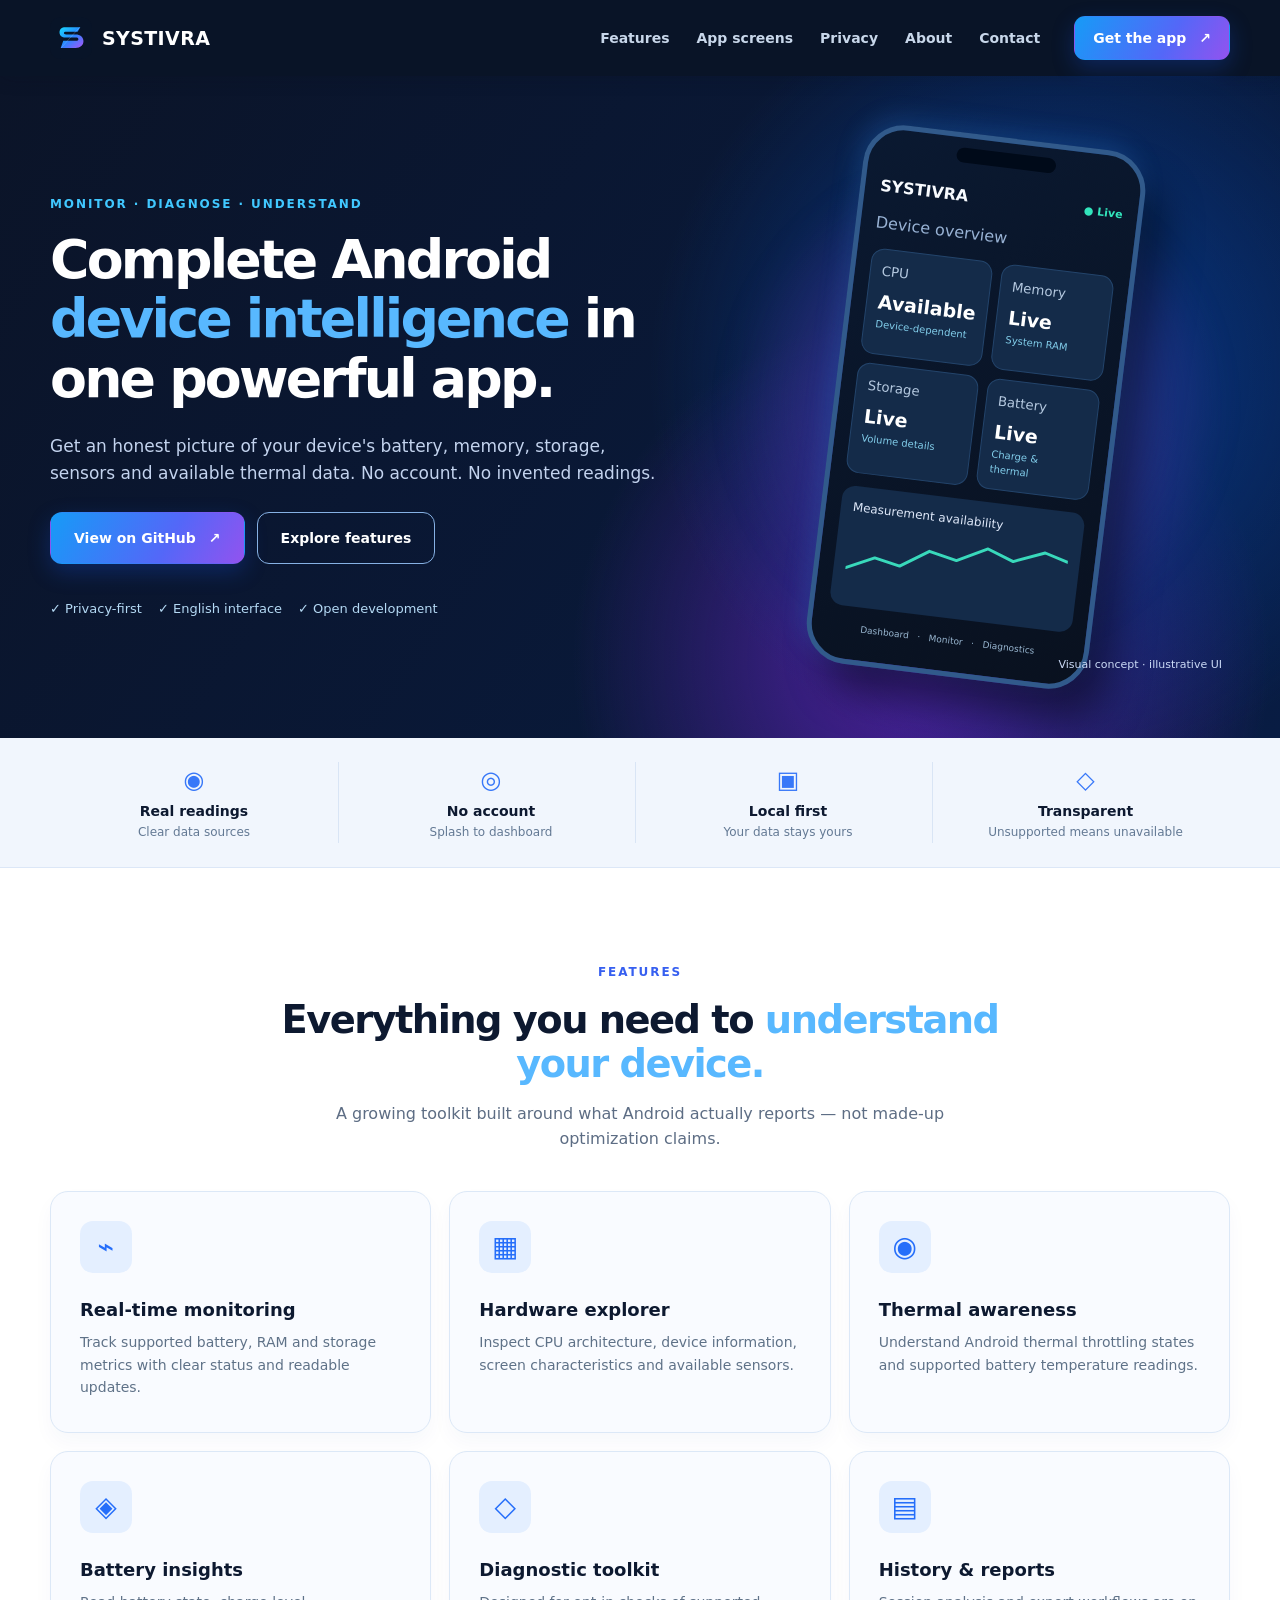
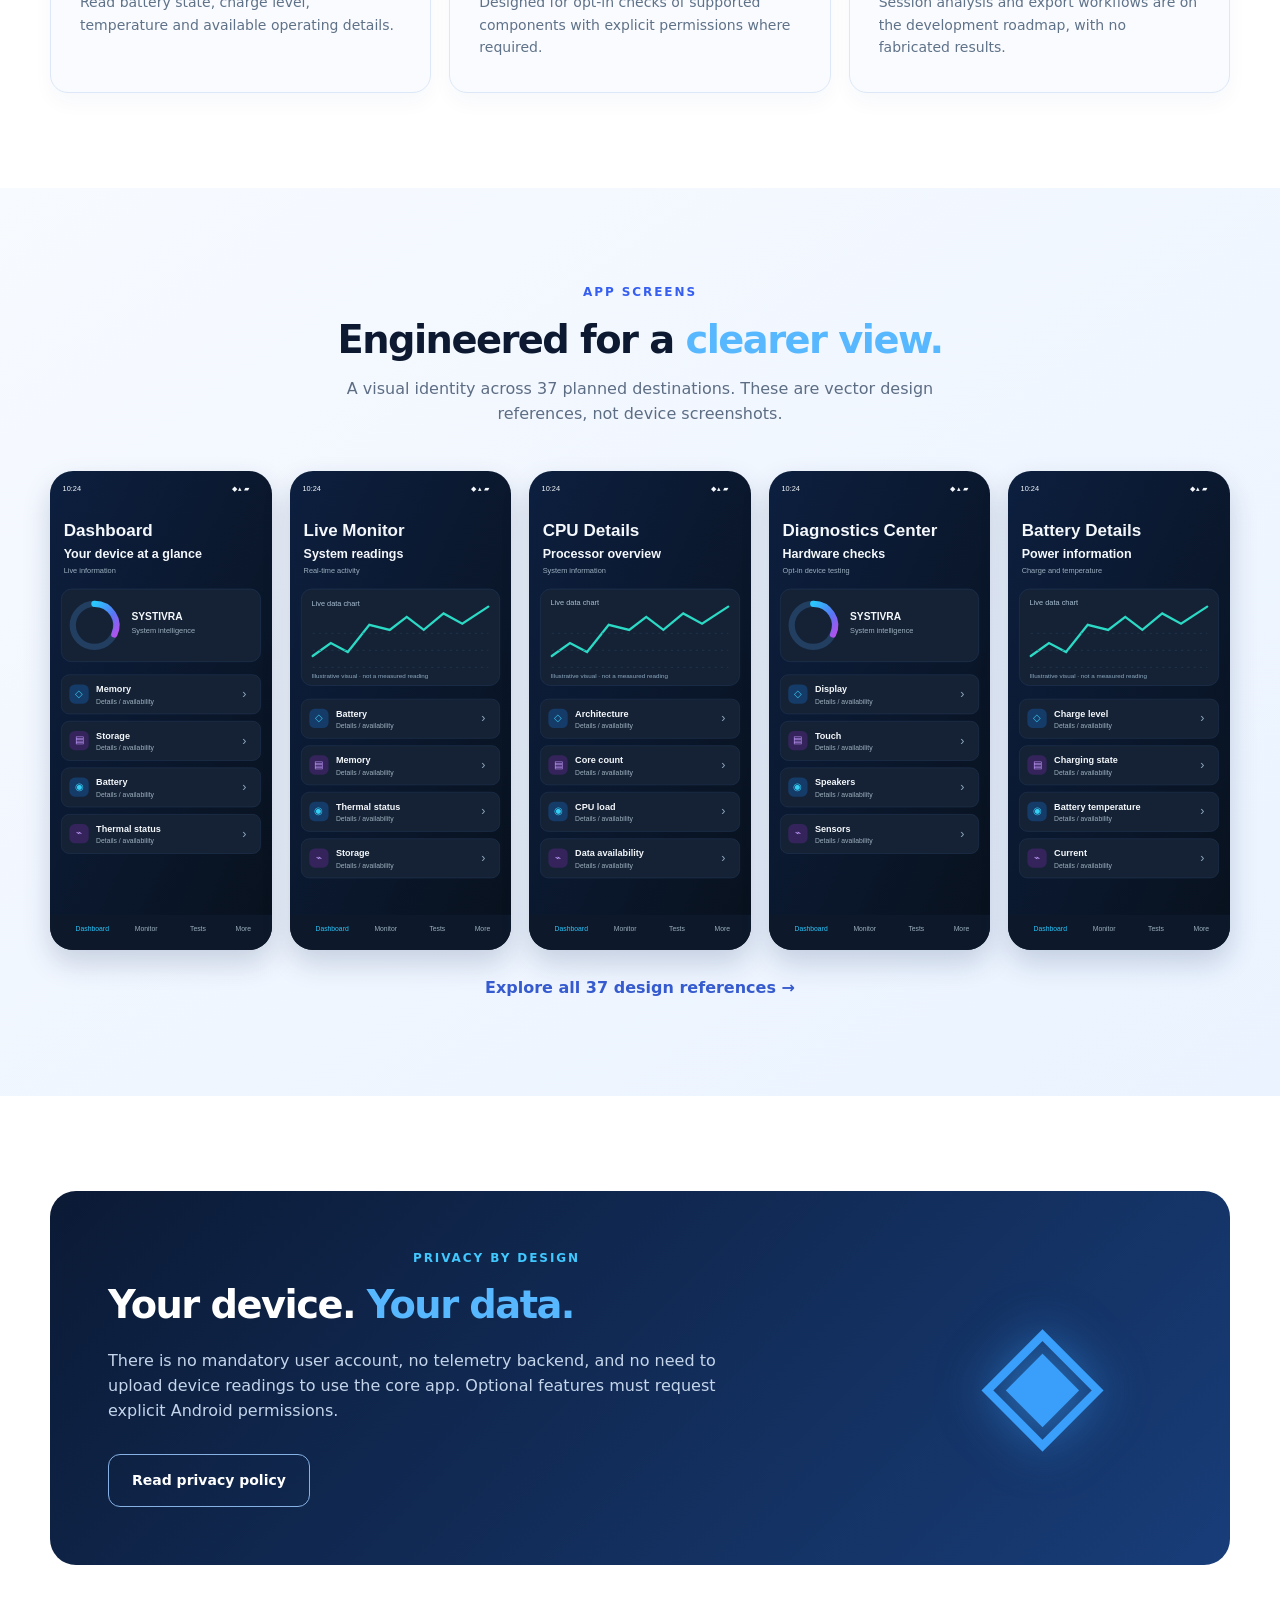
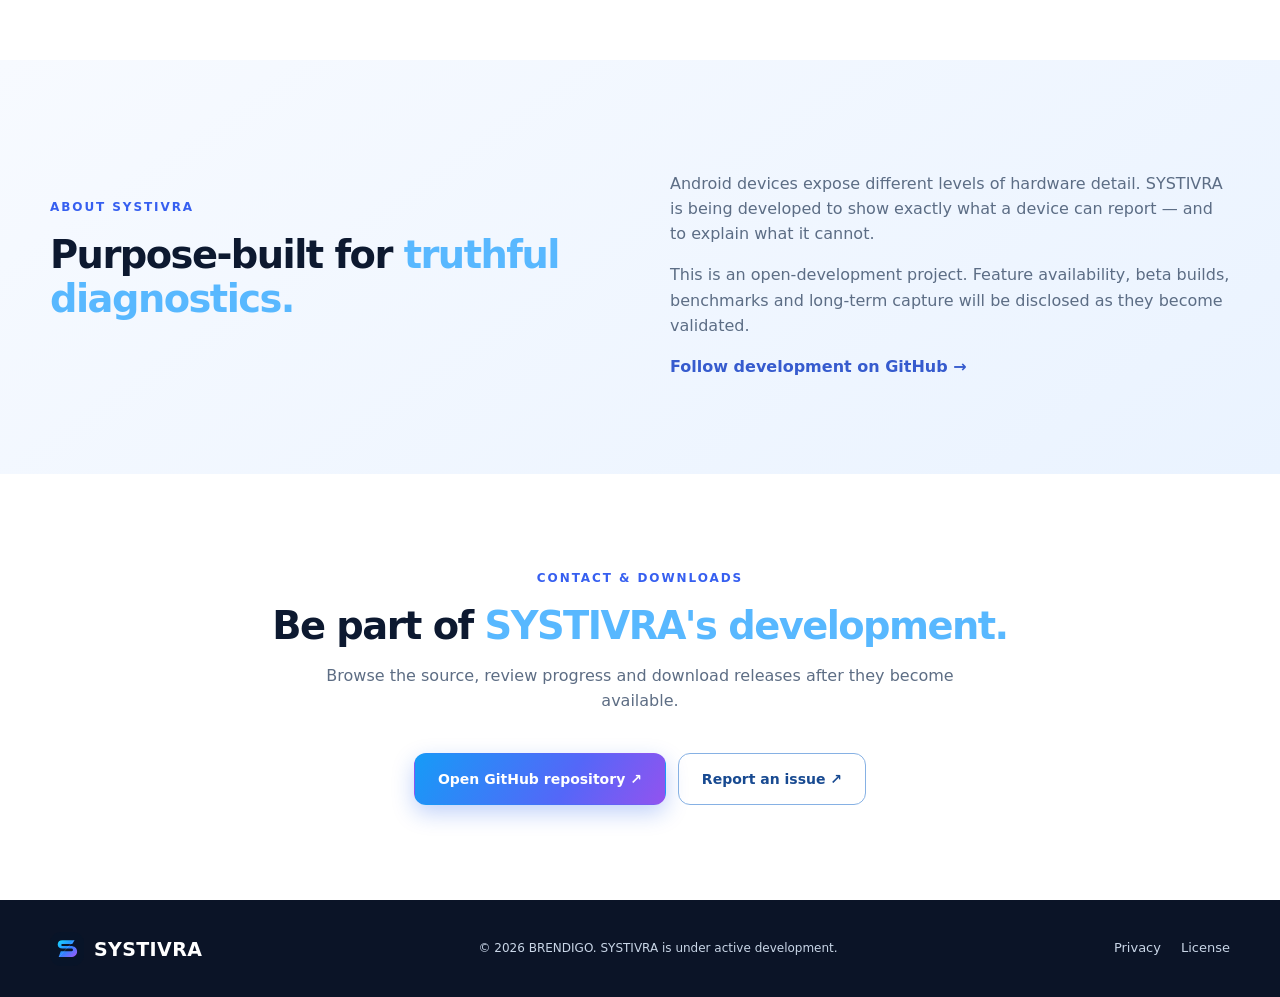
<file: website/index.html>
<!doctype html>
<html lang="en">
<head>
  <meta charset="utf-8">
  <meta name="viewport" content="width=device-width, initial-scale=1">
  <meta name="theme-color" content="#0B121E">
  <meta name="description" content="SYSTIVRA is an Android device information and diagnostics project, with transparent system measurements and an account-free experience.">
  <meta property="og:type" content="website">
  <meta property="og:title" content="SYSTIVRA — Know Your Device">
  <meta property="og:description" content="Monitor. Inspect. Understand. Privacy-first Android diagnostics.">
  <meta property="og:image" content="../brending/app-icon.svg">
  <link rel="icon" type="image/svg+xml" href="../brending/app-icon.svg">
  <link rel="stylesheet" href="styles.css">
  <title>SYSTIVRA — Advanced Android Device Intelligence</title>
</head>
<body>
  <a class="skip" href="#main">Skip to main content</a>
  <header class="site-header">
    <div class="container topbar">
      <a href="#home" class="brand" aria-label="SYSTIVRA home"><img src="../brending/icon.svg" alt="" width="42" height="42"><span>SYSTIVRA</span></a>
      <button class="menu-button" aria-expanded="false" aria-controls="nav" aria-label="Open navigation" type="button"><span></span><span></span><span></span></button>
      <nav id="nav" aria-label="Main navigation">
        <a href="#features">Features</a><a href="#screens">App screens</a><a href="#privacy">Privacy</a><a href="#about">About</a><a href="#contact">Contact</a>
      </nav>
      <a class="button small desktop-download" href="https://github.com/bren-wp/SYSTIVRA/releases">Get the app <span aria-hidden="true">↗</span></a>
    </div>
  </header>
  <main id="main">
    <section class="hero" id="home">
      <div class="container hero-layout">
        <div class="hero-copy">
          <p class="eyebrow">MONITOR · DIAGNOSE · UNDERSTAND</p>
          <h1>Complete Android <span>device intelligence</span> in one powerful app.</h1>
          <p class="lead">Get an honest picture of your device's battery, memory, storage, sensors and available thermal data. No account. No invented readings.</p>
          <div class="hero-actions"><a class="button" href="https://github.com/bren-wp/SYSTIVRA">View on GitHub <span aria-hidden="true">↗</span></a><a class="button secondary" href="#features">Explore features</a></div>
          <div class="trust"><span>✓ Privacy-first</span><span>✓ English interface</span><span>✓ Open development</span></div>
        </div>
        <div class="hero-visual"><div class="glow"></div><div class="phone" aria-label="Illustrative SYSTIVRA dashboard"><div class="phone-top"></div><div class="phone-header"><span>SYSTIVRA</span><span>● Live</span></div><p class="phone-sub">Device overview</p><div class="phone-grid"><div class="metric"><small>CPU</small><strong>Available</strong><span>Device-dependent</span></div><div class="metric"><small>Memory</small><strong>Live</strong><span>System RAM</span></div><div class="metric"><small>Storage</small><strong>Live</strong><span>Volume details</span></div><div class="metric"><small>Battery</small><strong>Live</strong><span>Charge &amp; thermal</span></div></div><div class="phone-graph"><div class="graph-title">Measurement availability</div><svg viewBox="0 0 300 95" aria-hidden="true"><path d="M0 70 L38 52 L73 59 L111 34 L149 42 L190 21 L226 34 L268 17 L300 26" fill="none" stroke="#39D9BB" stroke-width="4" stroke-linecap="round" stroke-linejoin="round"/></svg></div><div class="phone-foot">Dashboard &nbsp; · &nbsp; Monitor &nbsp; · &nbsp; Diagnostics</div></div><span class="mock-label">Visual concept · illustrative UI</span></div>
      </div>
    </section>
    <section class="highlights" aria-label="Highlights"><div class="container highlight-grid"><div><span>◉</span><strong>Real readings</strong><p>Clear data sources</p></div><div><span>◎</span><strong>No account</strong><p>Splash to dashboard</p></div><div><span>▣</span><strong>Local first</strong><p>Your data stays yours</p></div><div><span>◇</span><strong>Transparent</strong><p>Unsupported means unavailable</p></div></div></section>
    <section class="section" id="features"><div class="container"><p class="eyebrow blue">FEATURES</p><h2>Everything you need to <span>understand your device.</span></h2><p class="section-lead">A growing toolkit built around what Android actually reports — not made-up optimization claims.</p><div class="feature-grid">
      <article class="feature-card"><span class="feature-icon">⌁</span><h3>Real-time monitoring</h3><p>Track supported battery, RAM and storage metrics with clear status and readable updates.</p></article>
      <article class="feature-card"><span class="feature-icon">▦</span><h3>Hardware explorer</h3><p>Inspect CPU architecture, device information, screen characteristics and available sensors.</p></article>
      <article class="feature-card"><span class="feature-icon">◉</span><h3>Thermal awareness</h3><p>Understand Android thermal throttling states and supported battery temperature readings.</p></article>
      <article class="feature-card"><span class="feature-icon">◈</span><h3>Battery insights</h3><p>Read battery state, charge level, temperature and available operating details.</p></article>
      <article class="feature-card"><span class="feature-icon">◇</span><h3>Diagnostic toolkit</h3><p>Designed for opt-in checks of supported components with explicit permissions where required.</p></article>
      <article class="feature-card"><span class="feature-icon">▤</span><h3>History &amp; reports</h3><p>Session analysis and export workflows are on the development roadmap, with no fabricated results.</p></article>
    </div></div></section>
    <section class="section tinted" id="screens"><div class="container"><p class="eyebrow blue">APP SCREENS</p><h2>Engineered for a <span>clearer view.</span></h2><p class="section-lead">A visual identity across 37 planned destinations. These are vector design references, not device screenshots.</p><div class="screen-gallery" id="gallery"><a href="../brending/screens/05-dashboard.svg"><img loading="lazy" src="../brending/screens/05-dashboard.svg" alt="Dashboard visual concept"></a><a href="../brending/screens/21-live-monitor.svg"><img loading="lazy" src="../brending/screens/21-live-monitor.svg" alt="Monitoring visual concept"></a><a href="../brending/screens/07-cpu-details.svg"><img loading="lazy" src="../brending/screens/07-cpu-details.svg" alt="CPU details visual concept"></a><a href="../brending/screens/26-diagnostics-center.svg"><img loading="lazy" src="../brending/screens/26-diagnostics-center.svg" alt="Diagnostics visual concept"></a><a href="../brending/screens/12-battery-details.svg"><img loading="lazy" src="../brending/screens/12-battery-details.svg" alt="Battery visual concept"></a></div><a class="text-link" href="../brending/screens/index.html">Explore all 37 design references →</a></div></section>
    <section class="section" id="privacy"><div class="container privacy-panel"><div><p class="eyebrow">PRIVACY BY DESIGN</p><h2>Your device. <span>Your data.</span></h2><p>There is no mandatory user account, no telemetry backend, and no need to upload device readings to use the core app. Optional features must request explicit Android permissions.</p><a class="button secondary" href="privacy.html">Read privacy policy</a></div><div class="privacy-art" aria-hidden="true">◈</div></div></section>
    <section class="section tinted" id="about"><div class="container about"><div><p class="eyebrow blue">ABOUT SYSTIVRA</p><h2>Purpose-built for <span>truthful diagnostics.</span></h2></div><div><p>Android devices expose different levels of hardware detail. SYSTIVRA is being developed to show exactly what a device can report — and to explain what it cannot.</p><p>This is an open-development project. Feature availability, beta builds, benchmarks and long-term capture will be disclosed as they become validated.</p><a class="text-link" href="https://github.com/bren-wp/SYSTIVRA">Follow development on GitHub →</a></div></div></section>
    <section class="section contact" id="contact"><div class="container"><p class="eyebrow blue">CONTACT &amp; DOWNLOADS</p><h2>Be part of <span>SYSTIVRA's development.</span></h2><p class="section-lead">Browse the source, review progress and download releases after they become available.</p><div class="hero-actions centered"><a class="button" href="https://github.com/bren-wp/SYSTIVRA">Open GitHub repository ↗</a><a class="button secondary light" href="https://github.com/bren-wp/SYSTIVRA/issues">Report an issue ↗</a></div></div></section>
  </main>
  <footer><div class="container footer"><div class="brand"><img src="../brending/icon.svg" alt="" width="34" height="34"><span>SYSTIVRA</span></div><p>© 2026 BRENDIGO. SYSTIVRA is under active development.</p><div><a href="privacy.html">Privacy</a><a href="https://github.com/bren-wp/SYSTIVRA/blob/main/LICENSE">License</a></div></div></footer>
  <script src="main.js" defer></script>
</body>
</html>
</file>
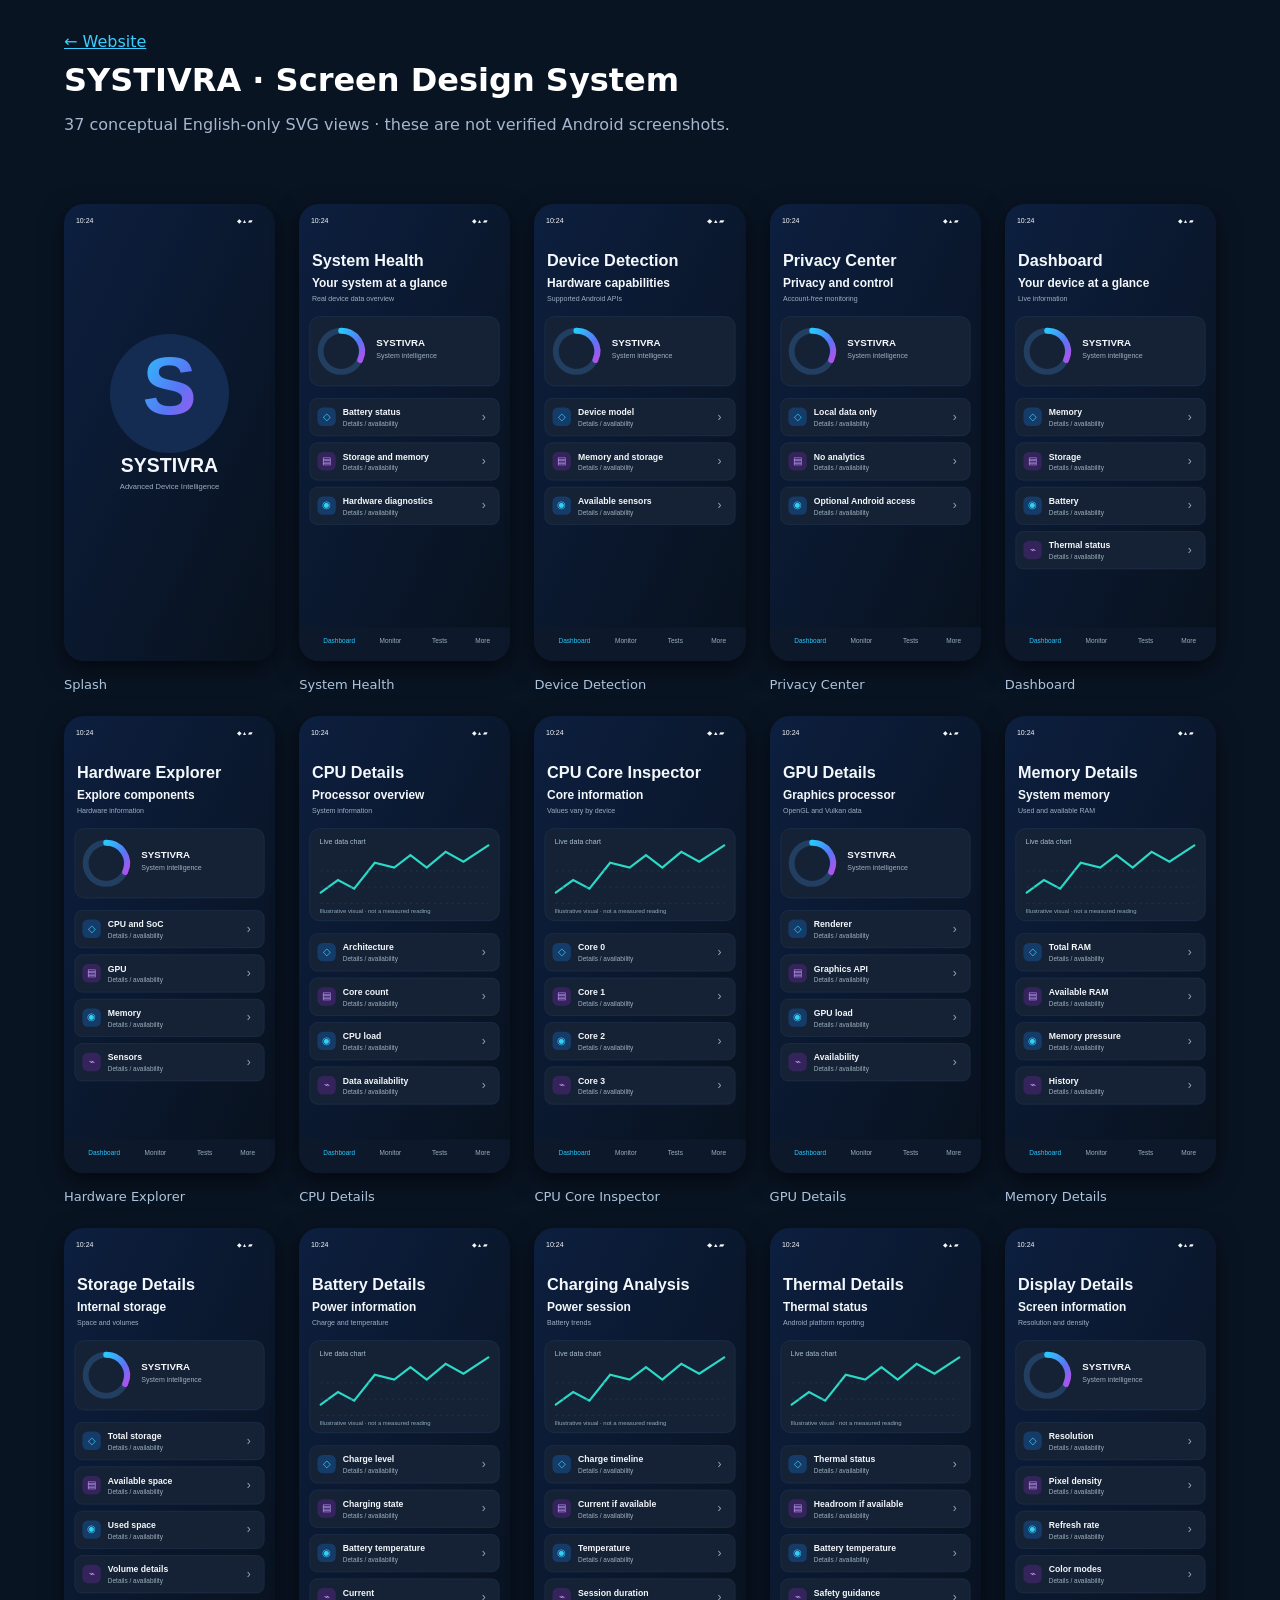
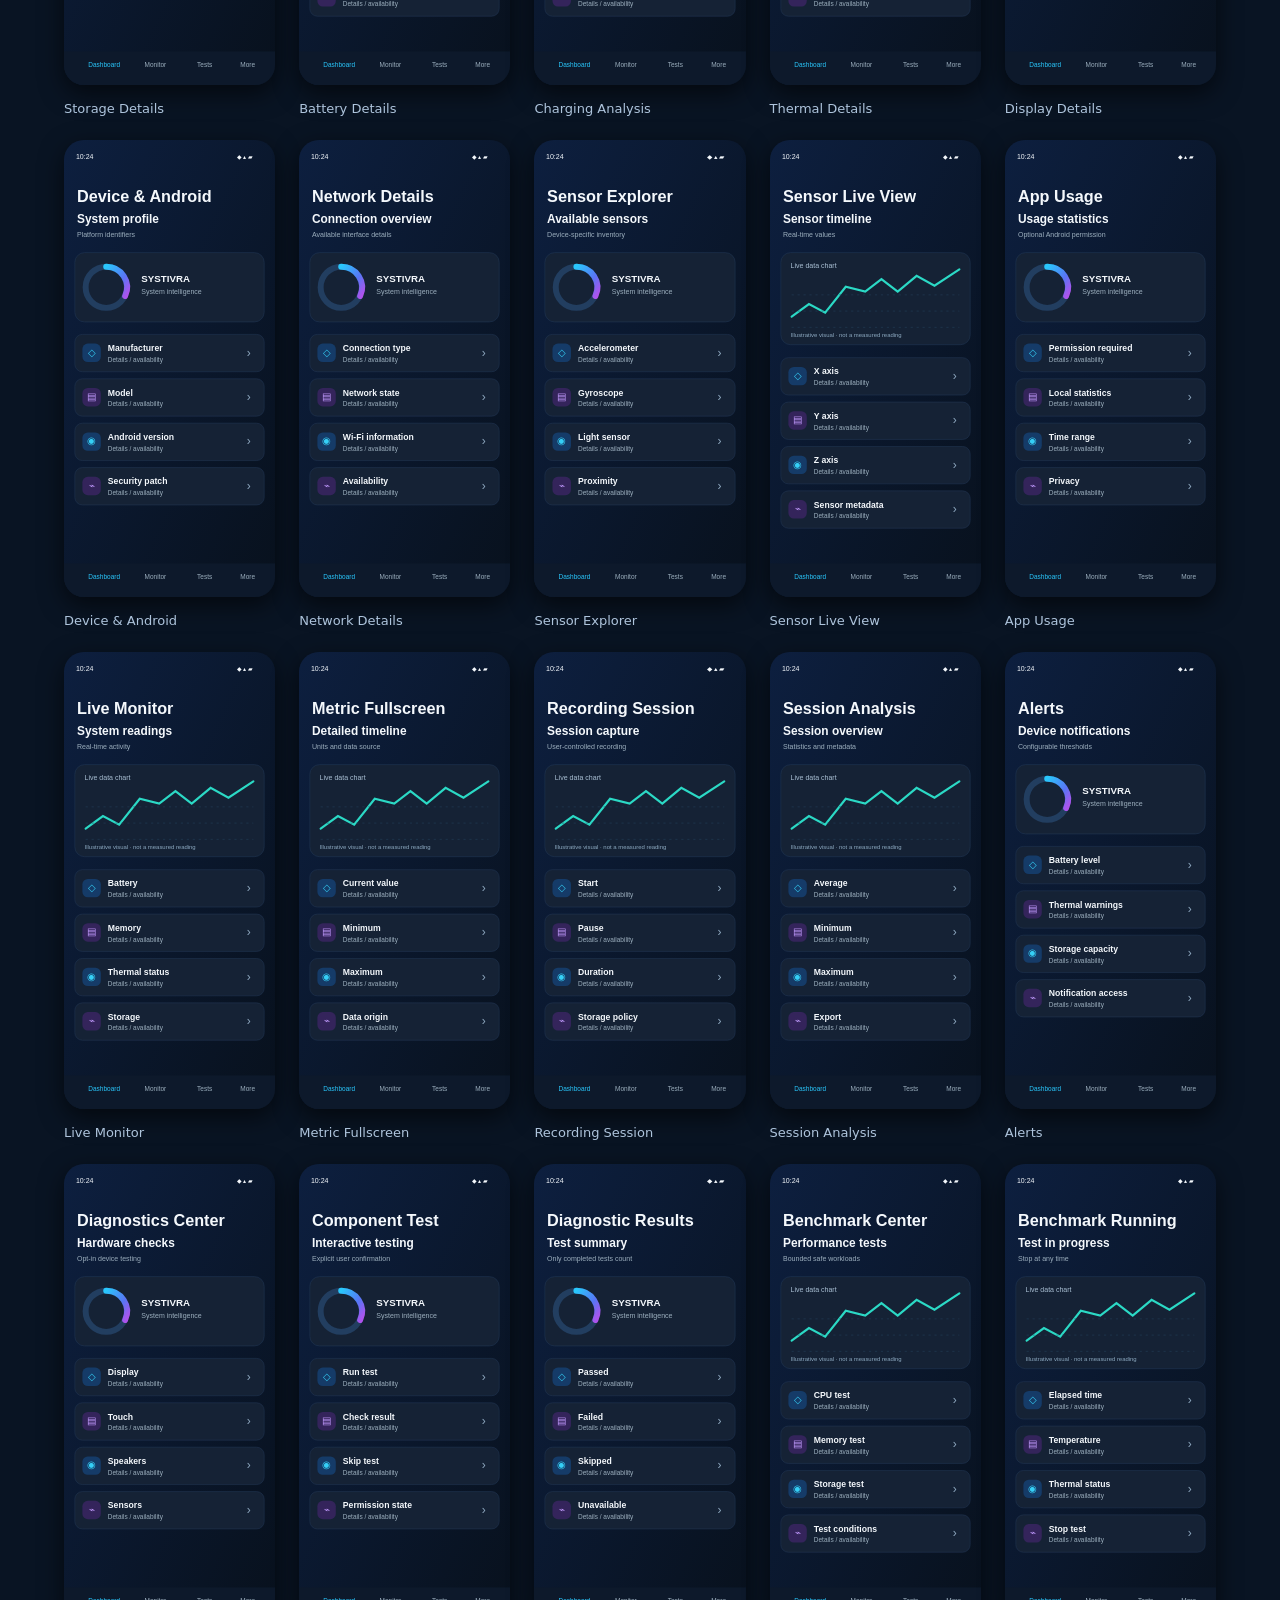
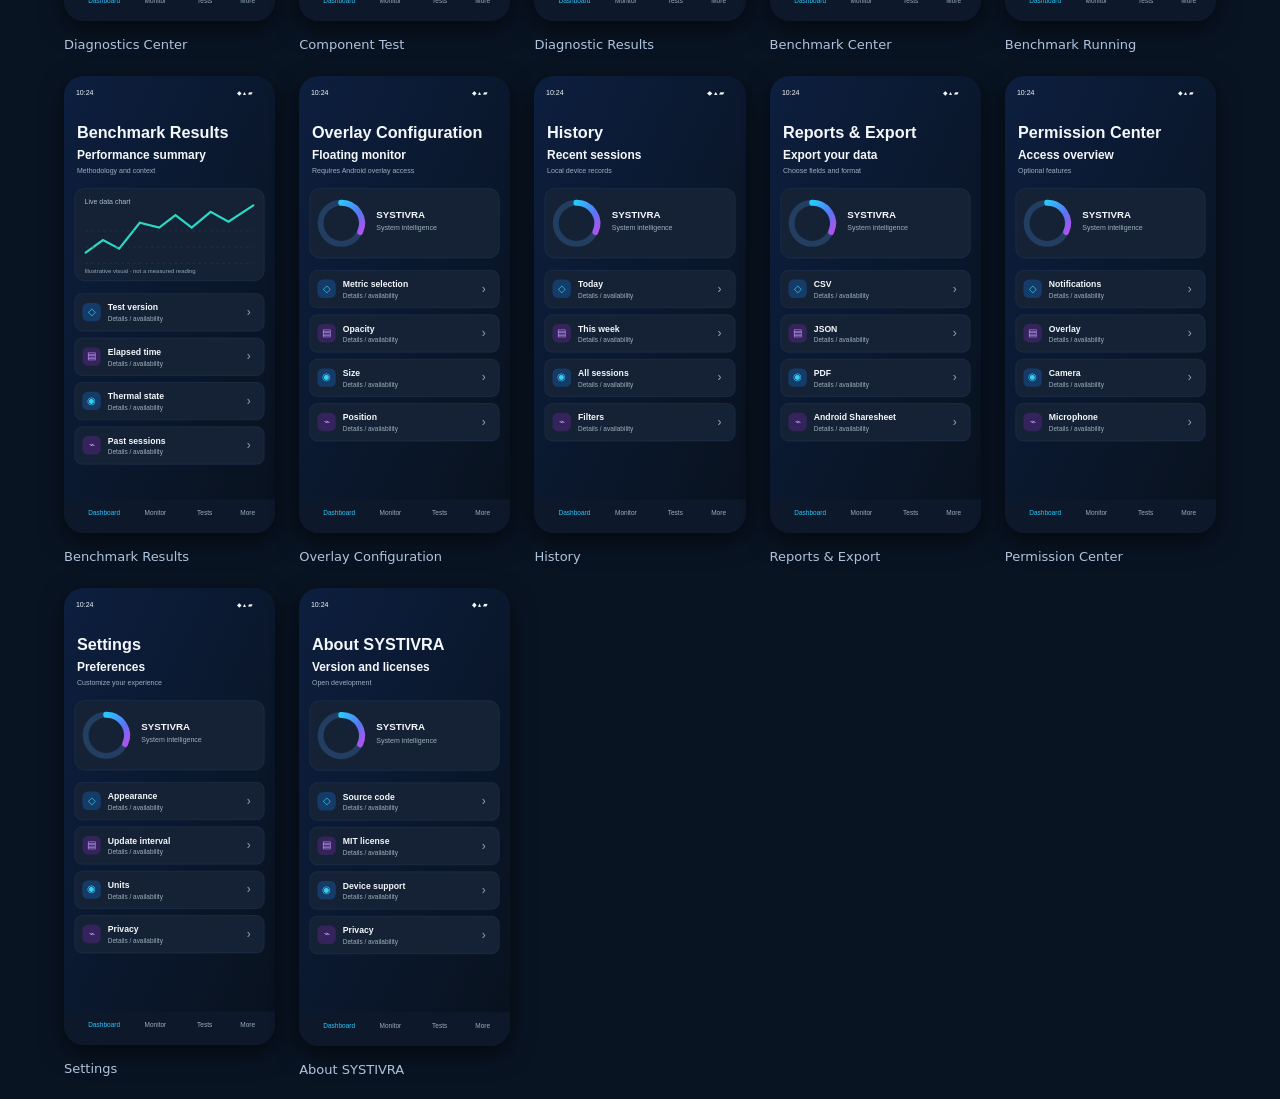
<file: brending/screens/index.html>
<!doctype html><html lang="en"><head><meta charset="utf-8"><meta name="viewport" content="width=device-width,initial-scale=1"><title>SYSTIVRA — 37 Screen Concepts</title><style>body{margin:0;font-family:system-ui;background:#091423;color:white}header{padding:32px max(20px,5vw)}a{color:#39ccff}h1{margin:10px 0}p{color:#a4b7ce}.gallery{display:grid;grid-template-columns:repeat(auto-fill,minmax(190px,1fr));gap:24px;padding:22px max(20px,5vw)}figure{margin:0}img{width:100%;border-radius:20px;box-shadow:0 8px 24px #0009}figcaption{font-size:13px;color:#aec4dc;margin-top:12px}</style></head><body><header><a href="../../website/index.html">← Website</a><h1>SYSTIVRA · Screen Design System</h1><p>37 conceptual English-only SVG views · these are not verified Android screenshots.</p></header><main class="gallery"><figure><a href="01-splash.svg"><img loading="lazy" src="01-splash.svg" alt="Splash"></a><figcaption>Splash</figcaption></figure><figure><a href="02-system-health.svg"><img loading="lazy" src="02-system-health.svg" alt="System Health"></a><figcaption>System Health</figcaption></figure><figure><a href="03-device-detection.svg"><img loading="lazy" src="03-device-detection.svg" alt="Device Detection"></a><figcaption>Device Detection</figcaption></figure><figure><a href="04-privacy-center.svg"><img loading="lazy" src="04-privacy-center.svg" alt="Privacy Center"></a><figcaption>Privacy Center</figcaption></figure><figure><a href="05-dashboard.svg"><img loading="lazy" src="05-dashboard.svg" alt="Dashboard"></a><figcaption>Dashboard</figcaption></figure><figure><a href="06-hardware-explorer.svg"><img loading="lazy" src="06-hardware-explorer.svg" alt="Hardware Explorer"></a><figcaption>Hardware Explorer</figcaption></figure><figure><a href="07-cpu-details.svg"><img loading="lazy" src="07-cpu-details.svg" alt="CPU Details"></a><figcaption>CPU Details</figcaption></figure><figure><a href="08-cpu-cores.svg"><img loading="lazy" src="08-cpu-cores.svg" alt="CPU Core Inspector"></a><figcaption>CPU Core Inspector</figcaption></figure><figure><a href="09-gpu-details.svg"><img loading="lazy" src="09-gpu-details.svg" alt="GPU Details"></a><figcaption>GPU Details</figcaption></figure><figure><a href="10-memory-details.svg"><img loading="lazy" src="10-memory-details.svg" alt="Memory Details"></a><figcaption>Memory Details</figcaption></figure><figure><a href="11-storage-details.svg"><img loading="lazy" src="11-storage-details.svg" alt="Storage Details"></a><figcaption>Storage Details</figcaption></figure><figure><a href="12-battery-details.svg"><img loading="lazy" src="12-battery-details.svg" alt="Battery Details"></a><figcaption>Battery Details</figcaption></figure><figure><a href="13-charging-analysis.svg"><img loading="lazy" src="13-charging-analysis.svg" alt="Charging Analysis"></a><figcaption>Charging Analysis</figcaption></figure><figure><a href="14-thermal-details.svg"><img loading="lazy" src="14-thermal-details.svg" alt="Thermal Details"></a><figcaption>Thermal Details</figcaption></figure><figure><a href="15-display-details.svg"><img loading="lazy" src="15-display-details.svg" alt="Display Details"></a><figcaption>Display Details</figcaption></figure><figure><a href="16-device-and-android.svg"><img loading="lazy" src="16-device-and-android.svg" alt="Device &amp; Android"></a><figcaption>Device &amp; Android</figcaption></figure><figure><a href="17-network-details.svg"><img loading="lazy" src="17-network-details.svg" alt="Network Details"></a><figcaption>Network Details</figcaption></figure><figure><a href="18-sensor-explorer.svg"><img loading="lazy" src="18-sensor-explorer.svg" alt="Sensor Explorer"></a><figcaption>Sensor Explorer</figcaption></figure><figure><a href="19-sensor-live.svg"><img loading="lazy" src="19-sensor-live.svg" alt="Sensor Live View"></a><figcaption>Sensor Live View</figcaption></figure><figure><a href="20-app-usage.svg"><img loading="lazy" src="20-app-usage.svg" alt="App Usage"></a><figcaption>App Usage</figcaption></figure><figure><a href="21-live-monitor.svg"><img loading="lazy" src="21-live-monitor.svg" alt="Live Monitor"></a><figcaption>Live Monitor</figcaption></figure><figure><a href="22-metric-fullscreen.svg"><img loading="lazy" src="22-metric-fullscreen.svg" alt="Metric Fullscreen"></a><figcaption>Metric Fullscreen</figcaption></figure><figure><a href="23-recording-session.svg"><img loading="lazy" src="23-recording-session.svg" alt="Recording Session"></a><figcaption>Recording Session</figcaption></figure><figure><a href="24-session-analysis.svg"><img loading="lazy" src="24-session-analysis.svg" alt="Session Analysis"></a><figcaption>Session Analysis</figcaption></figure><figure><a href="25-alerts.svg"><img loading="lazy" src="25-alerts.svg" alt="Alerts"></a><figcaption>Alerts</figcaption></figure><figure><a href="26-diagnostics-center.svg"><img loading="lazy" src="26-diagnostics-center.svg" alt="Diagnostics Center"></a><figcaption>Diagnostics Center</figcaption></figure><figure><a href="27-component-test.svg"><img loading="lazy" src="27-component-test.svg" alt="Component Test"></a><figcaption>Component Test</figcaption></figure><figure><a href="28-diagnostic-results.svg"><img loading="lazy" src="28-diagnostic-results.svg" alt="Diagnostic Results"></a><figcaption>Diagnostic Results</figcaption></figure><figure><a href="29-benchmark-center.svg"><img loading="lazy" src="29-benchmark-center.svg" alt="Benchmark Center"></a><figcaption>Benchmark Center</figcaption></figure><figure><a href="30-benchmark-running.svg"><img loading="lazy" src="30-benchmark-running.svg" alt="Benchmark Running"></a><figcaption>Benchmark Running</figcaption></figure><figure><a href="31-benchmark-results.svg"><img loading="lazy" src="31-benchmark-results.svg" alt="Benchmark Results"></a><figcaption>Benchmark Results</figcaption></figure><figure><a href="32-overlay-configuration.svg"><img loading="lazy" src="32-overlay-configuration.svg" alt="Overlay Configuration"></a><figcaption>Overlay Configuration</figcaption></figure><figure><a href="33-history.svg"><img loading="lazy" src="33-history.svg" alt="History"></a><figcaption>History</figcaption></figure><figure><a href="34-reports-export.svg"><img loading="lazy" src="34-reports-export.svg" alt="Reports &amp; Export"></a><figcaption>Reports &amp; Export</figcaption></figure><figure><a href="35-permission-center.svg"><img loading="lazy" src="35-permission-center.svg" alt="Permission Center"></a><figcaption>Permission Center</figcaption></figure><figure><a href="36-settings.svg"><img loading="lazy" src="36-settings.svg" alt="Settings"></a><figcaption>Settings</figcaption></figure><figure><a href="37-about.svg"><img loading="lazy" src="37-about.svg" alt="About SYSTIVRA"></a><figcaption>About SYSTIVRA</figcaption></figure></main></body></html>
</file>
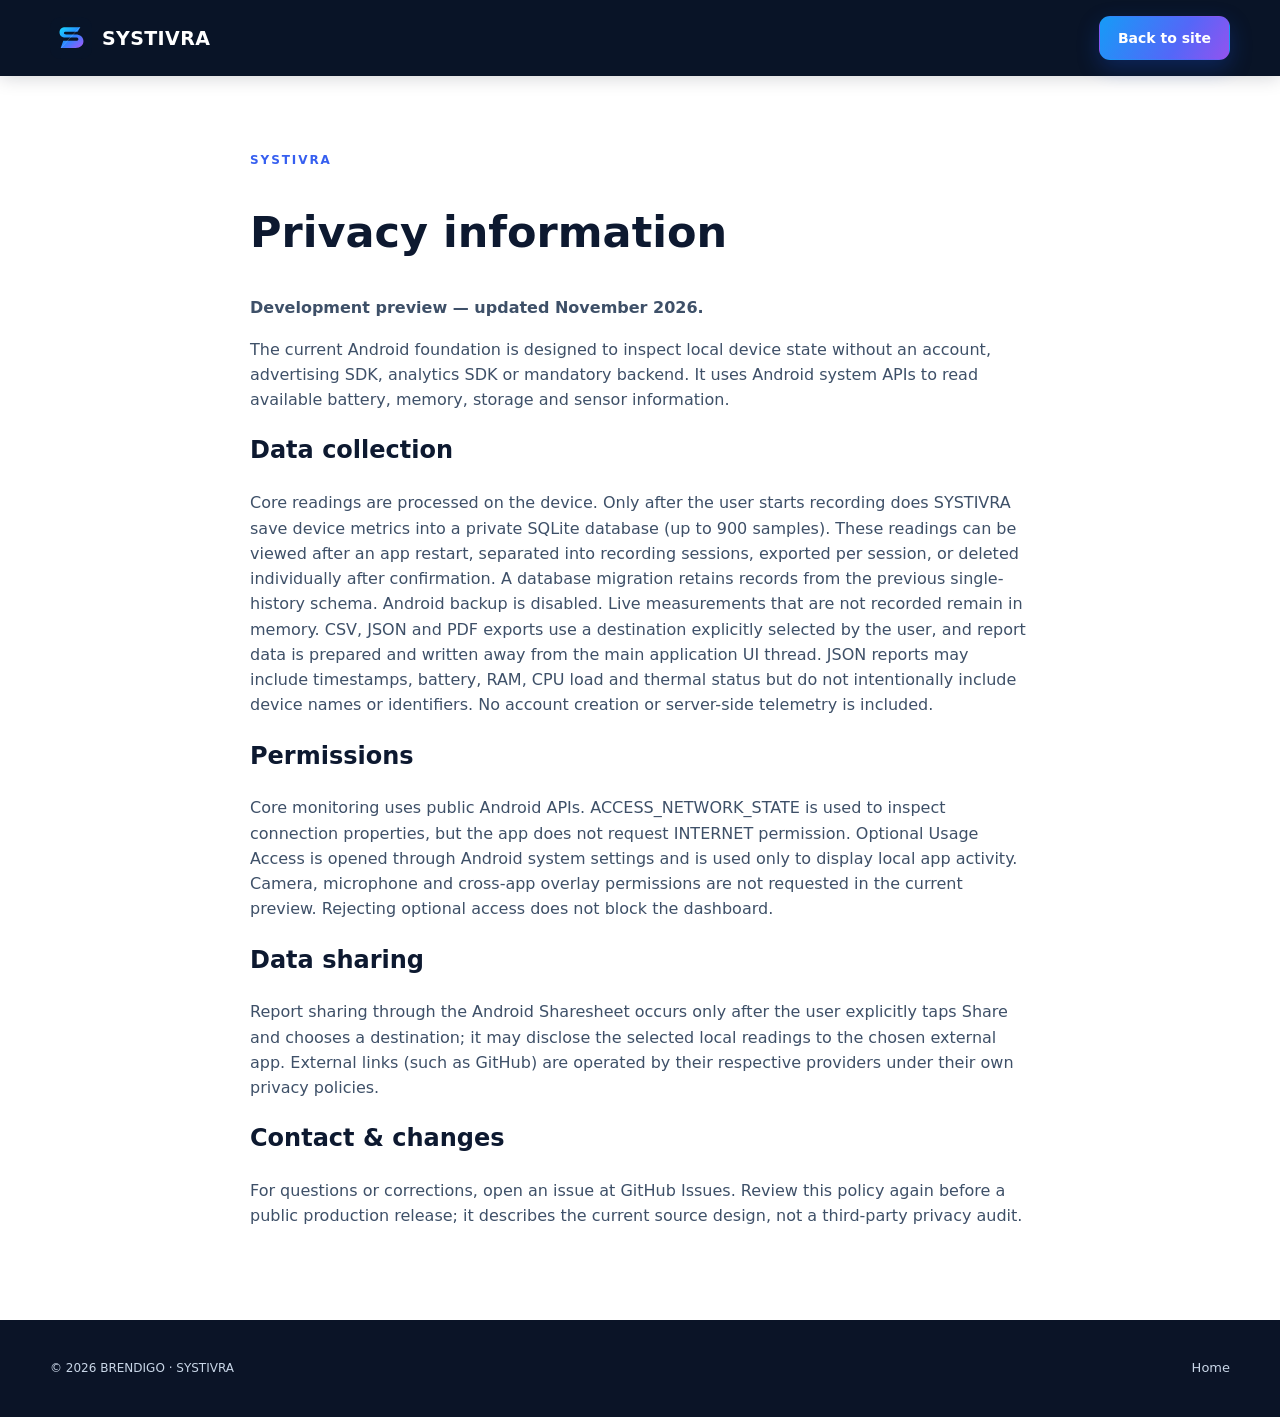
<file: website/privacy.html>
<!doctype html><html lang="en"><head><meta charset="utf-8"><meta name="viewport" content="width=device-width, initial-scale=1"><title>Privacy — SYSTIVRA</title><link rel="stylesheet" href="styles.css"><link rel="icon" type="image/svg+xml" href="../brending/icon.svg"></head><body><header class="site-header"><div class="container topbar"><a class="brand" href="index.html"><img src="../brending/icon.svg" alt="" width="42" height="42">SYSTIVRA</a><a class="button small" style="margin-left:auto" href="index.html">Back to site</a></div></header><main class="container legal"><p class="eyebrow blue">SYSTIVRA</p><h1>Privacy information</h1><p><strong>Development preview — updated November 2026.</strong></p><p>The current Android foundation is designed to inspect local device state without an account, advertising SDK, analytics SDK or mandatory backend. It uses Android system APIs to read available battery, memory, storage and sensor information.</p><h2>Data collection</h2><p>Core readings are processed on the device. Only after the user starts recording does SYSTIVRA save device metrics into a private SQLite database (up to 900 samples). These readings can be viewed after an app restart, separated into recording sessions, exported per session, or deleted individually after confirmation. A database migration retains records from the previous single-history schema. Android backup is disabled. Live measurements that are not recorded remain in memory. CSV, JSON and PDF exports use a destination explicitly selected by the user, and report data is prepared and written away from the main application UI thread. JSON reports may include timestamps, battery, RAM, CPU load and thermal status but do not intentionally include device names or identifiers. No account creation or server-side telemetry is included.</p><h2>Permissions</h2><p>Core monitoring uses public Android APIs. ACCESS_NETWORK_STATE is used to inspect connection properties, but the app does not request INTERNET permission. Optional Usage Access is opened through Android system settings and is used only to display local app activity. Camera, microphone and cross-app overlay permissions are not requested in the current preview. Rejecting optional access does not block the dashboard.</p><h2>Data sharing</h2><p>Report sharing through the Android Sharesheet occurs only after the user explicitly taps Share and chooses a destination; it may disclose the selected local readings to the chosen external app. External links (such as GitHub) are operated by their respective providers under their own privacy policies.</p><h2>Contact &amp; changes</h2><p>For questions or corrections, open an issue at <a href="https://github.com/bren-wp/SYSTIVRA/issues">GitHub Issues</a>. Review this policy again before a public production release; it describes the current source design, not a third-party privacy audit.</p></main><footer><div class="container footer"><p>© 2026 BRENDIGO · SYSTIVRA</p><div><a href="index.html">Home</a></div></div></footer></body></html>
</file>
<file: website/styles.css>
:root{--midnight:#0b121e;--navy:#0f1b30;--card:#152235;--cyan:#29c7fc;--purple:#8b5cf6;--mint:#32e5bc;--text:#f4f8fc;--muted:#9cafbe;--ink:#0d1930;--light:#f6f9ff;--stroke:#dce6f6}*{box-sizing:border-box}html{scroll-behavior:smooth;scroll-padding-top:90px}body{margin:0;font-family:Inter,system-ui,-apple-system,Segoe UI,Roboto,sans-serif;color:var(--ink);background:white;line-height:1.58}a{color:inherit;text-decoration:none}button{font:inherit}.container{width:min(1180px,calc(100% - 40px));margin:auto}.skip{position:absolute;top:-100px;left:10px;background:white;color:black;padding:10px;z-index:99}.skip:focus{top:10px}.site-header{position:sticky;top:0;z-index:20;background:#091427;box-shadow:0 1px 18px #0b121e30}.topbar{min-height:76px;display:flex;align-items:center;gap:34px}.brand{display:flex;gap:10px;align-items:center;color:white;font-size:19px;font-weight:850;letter-spacing:.02em}.brand img{border-radius:11px}.topbar nav{display:flex;align-items:center;gap:27px;margin-left:auto}.topbar nav a{color:#c8d7ea;font-size:14px;font-weight:600}.topbar nav a:hover,.topbar nav a:focus-visible{color:var(--cyan)}.button{display:inline-flex;align-items:center;justify-content:center;gap:13px;border:1px solid transparent;border-radius:12px;padding:14px 23px;background:linear-gradient(120deg,#169bf7,#5467f8 61%,#9253ef);color:#fff;font-weight:750;font-size:14px;box-shadow:0 8px 22px #1555e745;transition:transform .2s,box-shadow .2s}.button:hover{transform:translateY(-2px);box-shadow:0 11px 25px #1555e760}.button:focus-visible,.menu-button:focus-visible{outline:3px solid #80d5ff;outline-offset:3px}.button.small{padding:10px 18px;border-radius:11px}.button.secondary{background:transparent;border-color:#86b1e4;box-shadow:none;color:white}.button.secondary.light{color:#184a91}.menu-button{display:none}.hero{background:radial-gradient(circle at 82% 45%,#07398b 0%,transparent 36%),radial-gradient(circle at 72% 88%,#5021a3 0%,transparent 32%),linear-gradient(125deg,#0b1428,#081c43);color:white;overflow:hidden}.hero-layout{display:grid;grid-template-columns:1.1fr .9fr;align-items:center;min-height:615px;gap:50px;padding:60px 0}.eyebrow{font-size:12px;font-weight:800;letter-spacing:.16em;color:#41c8ff;text-transform:uppercase;margin:0 0 16px}.eyebrow.blue{color:#365ff0}.hero h1{font-size:clamp(36px,4.2vw,65px);letter-spacing:-.052em;line-height:1.105;margin:0;max-width:720px}.hero h1 span,h2 span{color:#58b8ff}.hero .lead{color:#c3d3ee;font-size:17px;max-width:620px;margin:25px 0}.hero-actions{display:flex;flex-wrap:wrap;gap:12px}.trust{display:flex;flex-wrap:wrap;gap:16px;margin-top:35px;font-size:13px;color:#b4d9f4}.hero-visual{position:relative;display:flex;align-items:center;justify-content:center;min-height:500px}.glow{position:absolute;width:490px;height:490px;border-radius:50%;background:radial-gradient(circle,#1867e39e,#6734b14b 45%,transparent 72%);filter:blur(14px)}.phone{position:relative;width:284px;background:linear-gradient(150deg,#0a1931,#09111f);border:5px solid #315a8b;border-radius:41px;padding:20px 15px 24px;box-shadow:22px 29px 40px #0007,-5px -7px 24px #3894ff33;transform:rotate(7deg)}.phone-top{background:#000a19;border-radius:100px;width:100px;height:15px;margin:-10px auto 20px}.phone-header{display:flex;justify-content:space-between;align-items:center;color:#f8fbff;font-weight:800}.phone-header span+span{color:#32e5bc;font-size:11px}.phone-sub{color:#98b2d4;margin:12px 0}.phone-grid{display:grid;grid-template-columns:1fr 1fr;gap:9px}.metric{display:flex;flex-direction:column;background:#142b49;border:1px solid #23446b;border-radius:13px;min-height:106px;padding:11px}.metric small{color:#b4c8df}.metric strong{font-size:19px;color:white;margin-top:5px}.metric span{font-size:10px;color:#82ceeb}.phone-graph{margin-top:13px;background:#142b49;border-radius:13px;padding:12px}.graph-title{color:#dee8f9;font-size:12px}.phone-graph svg{width:100%}.phone-foot{color:#99b7d1;font-size:9px;text-align:center;margin-top:15px}.mock-label{position:absolute;bottom:5px;right:8px;color:#cbdaf6;font-size:11px}.highlights{position:relative;z-index:1;background:#f1f6fd;border-bottom:1px solid #dce7f7}.highlight-grid{display:grid;grid-template-columns:repeat(4,1fr);gap:8px;padding:24px 0}.highlight-grid div{text-align:center;border-right:1px solid #d9e5f5}.highlight-grid div:last-child{border-right:0}.highlight-grid span{color:#3878f8;font-size:24px;display:block}.highlight-grid strong{display:block;font-size:14px}.highlight-grid p{margin:1px;font-size:12px;color:#637994}.section{padding:95px 0}.section h2{font-size:clamp(30px,3vw,46px);letter-spacing:-.04em;line-height:1.15;margin:0 auto 14px;max-width:760px;text-align:center}.section .eyebrow{text-align:center}.section-lead{text-align:center;color:#5d6d84;max-width:680px;margin:0 auto 40px}.feature-grid{display:grid;grid-template-columns:repeat(3,1fr);gap:18px}.feature-card{border-radius:18px;border:1px solid #dce8f7;background:#f9fbff;padding:29px;min-height:242px;box-shadow:0 10px 20px #0e408209}.feature-icon{display:grid;place-items:center;background:#e4efff;color:#256efa;border-radius:13px;font-size:28px;width:52px;height:52px;margin-bottom:23px}.feature-card h3{font-size:18px;margin:0 0 7px}.feature-card p{font-size:14px;color:#5f7288;margin:0}.tinted{background:linear-gradient(145deg,#f7faff,#eaf3ff)}.screen-gallery{display:grid;grid-template-columns:repeat(5,1fr);align-items:start;gap:18px;margin:44px auto 25px}.screen-gallery img{display:block;width:100%;border-radius:23px;box-shadow:0 13px 28px #102b5b30;transition:transform .2s}.screen-gallery img:hover{transform:translateY(-6px)}.text-link{color:#365bce;font-weight:800;display:block;text-align:center}.privacy-panel{background:linear-gradient(135deg,#0b1a35,#183d79);border-radius:26px;color:white;padding:58px;display:grid;grid-template-columns:1.5fr .5fr;gap:28px;align-items:center;overflow:hidden}.privacy-panel h2{text-align:left;margin:0 0 20px}.privacy-panel p:not(.eyebrow){color:#c4d5eb;max-width:630px}.privacy-panel .button{margin-top:15px}.privacy-art{text-align:center;font-size:160px;color:#3a9ffa;text-shadow:0 0 48px #3a9ffa9b}.about{display:grid;grid-template-columns:1fr 1fr;gap:60px;align-items:center}.about h2{text-align:left}.about .eyebrow{text-align:left}.about p{color:#5c6d85}.about .text-link{text-align:left}.centered{justify-content:center}.contact{text-align:center}footer{background:#0b1427;color:#c9d6e7}.footer{display:flex;align-items:center;justify-content:space-between;gap:22px;padding:27px 0}.footer p{font-size:12px}.footer div:last-child{display:flex;gap:20px;font-size:13px}.legal{padding:75px 0;max-width:780px}.legal h1{font-size:43px}.legal p,.legal li{color:#3e5068}@media(max-width:900px){.topbar{gap:15px}.topbar nav{gap:12px}.hero-layout{gap:20px}.phone{transform:rotate(3deg) scale(.92)}.feature-grid{grid-template-columns:repeat(2,1fr)}.screen-gallery{grid-template-columns:repeat(3,1fr)}.footer{flex-wrap:wrap}}@media(max-width:660px){.container{width:min(100% - 32px,1180px)}.topbar{min-height:68px}.topbar nav{display:none;position:absolute;left:0;right:0;top:68px;padding:20px;background:#0b172e;flex-direction:column;align-items:stretch;box-shadow:0 12px 20px #0003}.topbar nav.open{display:flex}.menu-button{display:flex;flex-direction:column;gap:4px;padding:10px;margin-left:auto;background:none;border:0;cursor:pointer}.menu-button span{display:block;width:23px;height:2px;background:white}.desktop-download{display:none}.hero-layout{grid-template-columns:1fr;padding:55px 0 42px}.hero h1{font-size:40px}.hero-visual{min-height:450px}.phone{transform:none;max-width:90%}.highlight-grid{grid-template-columns:repeat(2,1fr);row-gap:18px}.highlight-grid div:nth-child(2){border-right:0}.feature-grid{grid-template-columns:1fr}.section{padding:67px 0}.screen-gallery{display:flex;gap:15px;overflow:auto;scroll-snap-type:x mandatory;padding:5px 6px 26px}.screen-gallery a{min-width:190px;width:190px;scroll-snap-align:start}.privacy-panel{grid-template-columns:1fr;padding:32px}.privacy-art{display:none}.about{grid-template-columns:1fr;gap:0}.footer{display:grid;gap:10px}.hero-actions .button{width:100%}}@media(prefers-reduced-motion:reduce){*,*::before,*::after{scroll-behavior:auto!important;transition:none!important;animation:none!important}}
</file>
